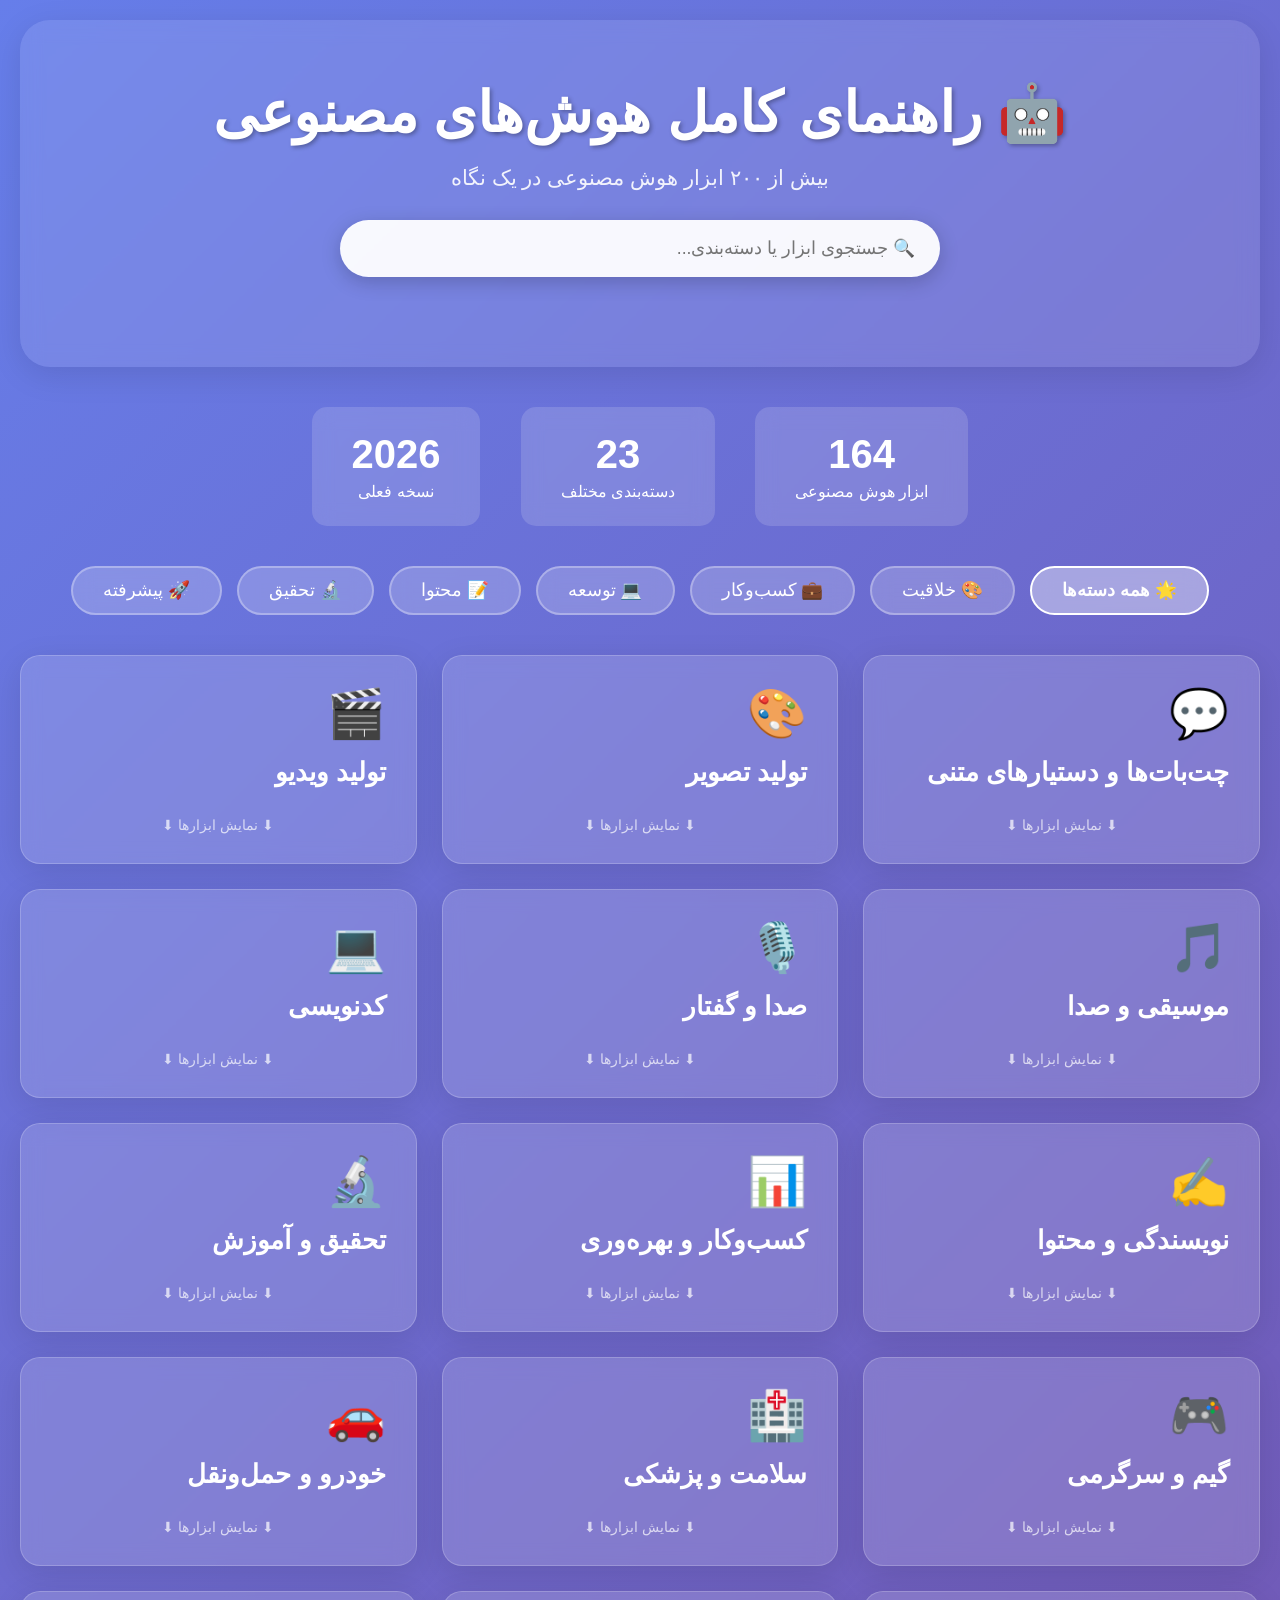
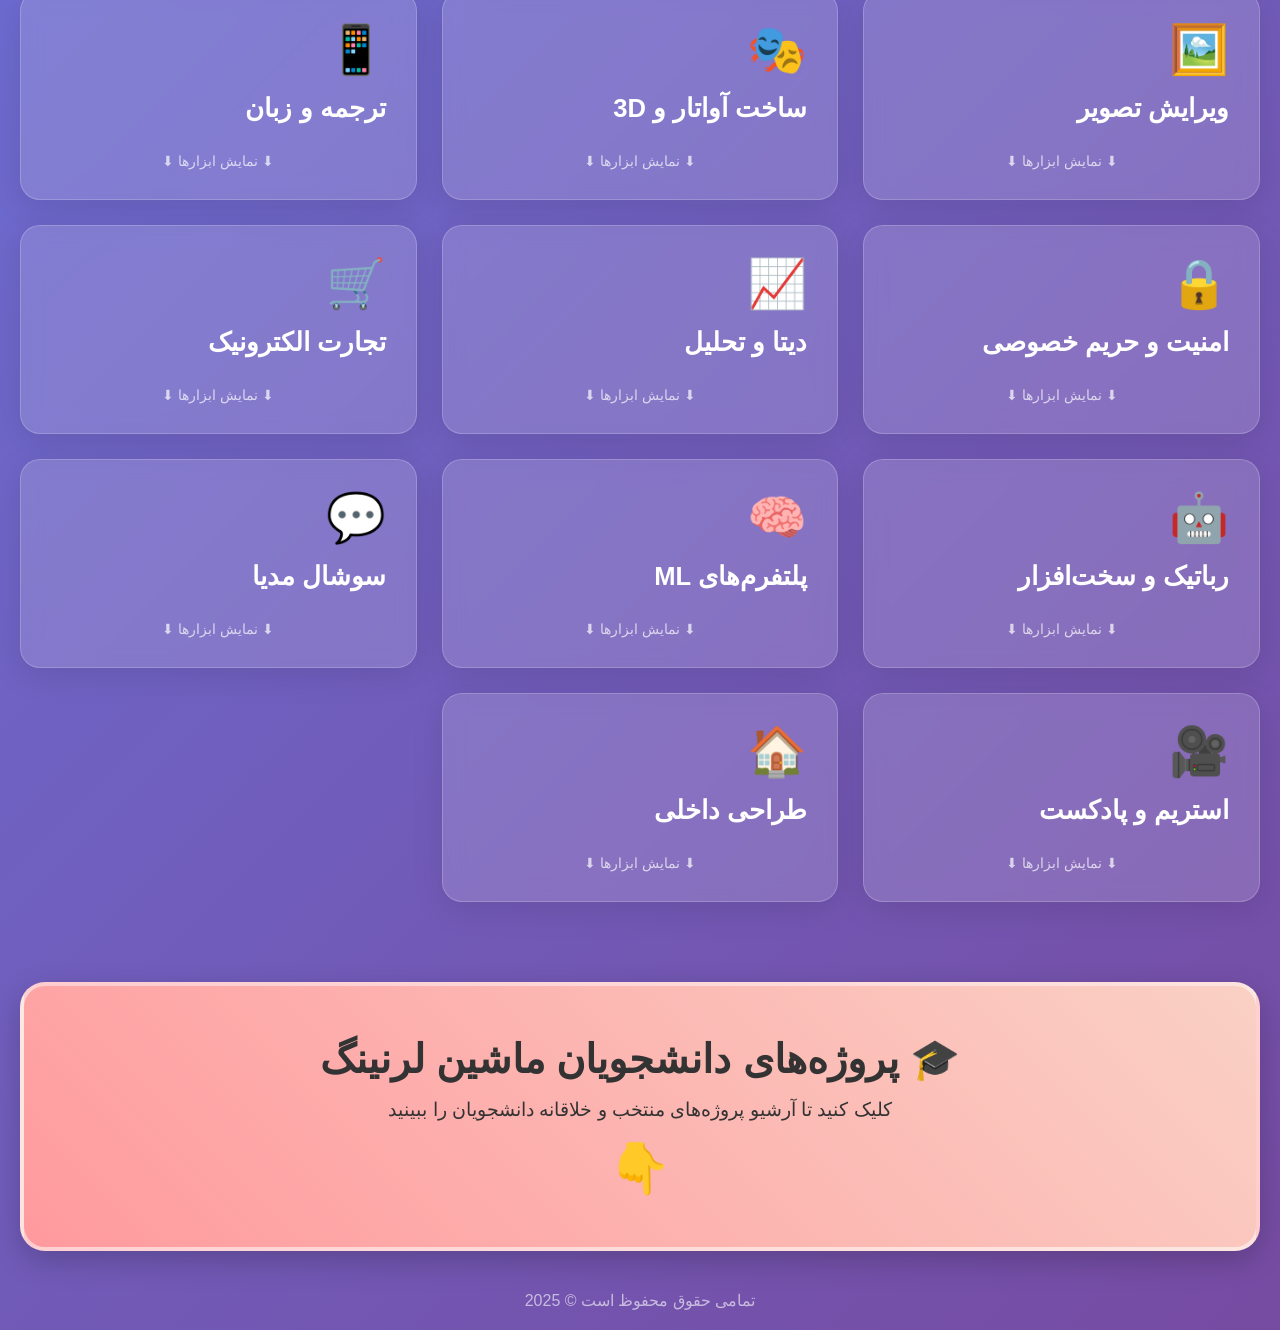
<file: index.html>
<!DOCTYPE html>
<html lang="fa" dir="rtl">
<head>
    <meta charset="UTF-8">
    <meta name="viewport" content="width=device-width, initial-scale=1.0">
    <title>🤖 راهنمای کامل هوش‌های مصنوعی</title>
        <link rel="stylesheet" href="assets/css/styles.css">
</head>
<body>
    <div class="container">
        
        <!-- =========================================
             صفحه اصلی: ابزارهای هوش مصنوعی
             ========================================= -->
        <div id="mainPage">
            <header>
                <h1>🤖 راهنمای کامل هوش‌های مصنوعی</h1>
                <p class="subtitle">بیش از ۲۰۰ ابزار هوش مصنوعی در یک نگاه</p>
                <div class="search-box">
                    <input type="text" id="searchInput" placeholder="🔍 جستجوی ابزار یا دسته‌بندی...">
                </div>
            </header>

            <div class="stats">
                <div class="stat-box"><span id="toolCount" class="stat-number">0</span><span>ابزار هوش مصنوعی</span></div>
                <div class="stat-box"><span id="categoryCount" class="stat-number">0</span><span>دسته‌بندی مختلف</span></div>
                <div class="stat-box"><span id="currentYear" class="stat-number">0</span><span>نسخه فعلی</span></div>
            </div>

            <div class="filter-tabs">
                <button class="filter-btn active" data-filter="all">🌟 همه دسته‌ها</button>
                <button class="filter-btn" data-filter="creative">🎨 خلاقیت</button>
                <button class="filter-btn" data-filter="business">💼 کسب‌وکار</button>
                <button class="filter-btn" data-filter="development">💻 توسعه</button>
                <button class="filter-btn" data-filter="content">📝 محتوا</button>
                <button class="filter-btn" data-filter="research">🔬 تحقیق</button>
                <button class="filter-btn" data-filter="advanced">🚀 پیشرفته</button>
            </div>

            <!-- لیست دسته‌بندی‌ها اینجا پر می‌شود -->
            <div class="categories" id="categoriesContainer"></div>

            <!-- بنر بزرگ برای رفتن به صفحه پروژه‌ها -->
            <div class="student-projects-banner" onclick="showProjectsPage()">
                <h2>🎓 پروژه‌های دانشجویان ماشین لرنینگ</h2>
                <p>کلیک کنید تا آرشیو پروژه‌های منتخب و خلاقانه دانشجویان را ببینید</p>
                <p style="font-size: 3em; margin-top: 20px;">👇</p>
            </div>
            
            <footer style="text-align: center; margin-top: 40px; opacity: 0.6;">
                تمامی حقوق محفوظ است © 2025
            </footer>
        </div>

        <!-- =========================================
             صفحه دوم: پروژه‌های دانشجویی (بدون فرم آپلود)
             ========================================= -->
        <div id="projectsPage">
            <button class="back-btn" onclick="showMainPage()">🔙 بازگشت به لیست هوش مصنوعی</button>
            
            <header style="margin-bottom: 20px; padding: 40px 20px;">
                <h1>🎓 پروژه‌های ماشین لرنینگ</h1>
                <p class="subtitle">آرشیو پروژه‌های منتخب دانشجویان</p>
                <div class="search-box">
                    <input id="projectSearch" placeholder="🔍 جستجوی نام پروژه یا دانشجو..." />
                </div>
            </header>

            <!-- فرم ثبت پروژه حذف شد تا فقط ادمین بتواند از طریق سورس کد پروژه اضافه کند -->

            <!-- لیست پروژه‌ها اینجا پر می‌شود -->
            <div id="projectGrid" class="project-grid"></div>

            <footer style="text-align: center; margin-top: 40px; opacity: 0.6;">
                تمامی حقوق محفوظ است © 2025
            </footer>
        </div>

    </div>

        <script src="assets/js/data.js"></script>
    <script src="assets/js/app.js"></script>
</body>
</html>
</file>
<file: assets/css/styles.css>
/* ===========================
           بخش استایل‌ها (CSS)
           =========================== */
        * { margin: 0; padding: 0; box-sizing: border-box; }
        
        body {
            font-family: 'Segoe UI', Tahoma, Geneva, Verdana, sans-serif;
            background: linear-gradient(135deg, #667eea 0%, #764ba2 100%);
            color: #fff;
            overflow-x: hidden;
            min-height: 100vh;
        }

        .container { max-width: 1400px; margin: 0 auto; padding: 20px; }
        
        /* --- هدر و جستجو --- */
        header {
            text-align: center; padding: 60px 20px;
            background: rgba(255, 255, 255, 0.1); backdrop-filter: blur(10px);
            border-radius: 30px; margin-bottom: 40px;
            box-shadow: 0 8px 32px rgba(0, 0, 0, 0.1);
        }
        h1 { font-size: 3.5em; margin-bottom: 20px; text-shadow: 2px 2px 4px rgba(0, 0, 0, 0.3); animation: fadeInDown 1s ease; }
        .subtitle { font-size: 1.3em; opacity: 0.9; animation: fadeInUp 1s ease 0.3s backwards; }
        
        .search-box { margin: 30px auto; max-width: 600px; animation: fadeIn 1s ease 0.6s backwards; }
        .search-box input {
            width: 100%; padding: 18px 25px; border: none; border-radius: 50px;
            font-size: 1.1em; background: rgba(255, 255, 255, 0.95); color: #333;
            box-shadow: 0 5px 20px rgba(0, 0, 0, 0.2); transition: all 0.3s ease;
        }
        .search-box input:focus { outline: none; transform: scale(1.02); box-shadow: 0 8px 30px rgba(0, 0, 0, 0.3); }

        /* --- آمار و فیلترها --- */
        .stats { display: flex; justify-content: center; gap: 40px; margin: 40px 0; flex-wrap: wrap; }
        .stat-box { background: rgba(255, 255, 255, 0.15); backdrop-filter: blur(10px); padding: 25px 40px; border-radius: 15px; text-align: center; animation: fadeIn 1s ease; }
        .stat-number { font-size: 2.5em; font-weight: bold; display: block; margin-bottom: 5px; }

        .filter-tabs { display: flex; justify-content: center; gap: 15px; margin: 40px 0; flex-wrap: wrap; }
        .filter-btn {
            padding: 12px 30px; background: rgba(255, 255, 255, 0.2); border: 2px solid rgba(255, 255, 255, 0.3);
            border-radius: 50px; color: #fff; font-size: 1.1em; cursor: pointer; transition: all 0.3s ease; backdrop-filter: blur(10px);
        }
        .filter-btn:hover { background: rgba(255, 255, 255, 0.3); transform: translateY(-3px); }
        .filter-btn.active { background: rgba(255, 255, 255, 0.4); border-color: #fff; font-weight: bold; }

        /* --- کارت‌های ابزار AI --- */
        .categories { display: grid; grid-template-columns: repeat(auto-fill, minmax(350px, 1fr)); gap: 25px; margin-top: 40px; }
        .category-card {
            background: rgba(255, 255, 255, 0.15); backdrop-filter: blur(10px); border-radius: 20px; padding: 30px;
            box-shadow: 0 8px 32px rgba(0, 0, 0, 0.1); transition: all 0.4s ease; cursor: pointer;
            border: 1px solid rgba(255, 255, 255, 0.2); animation: fadeInUp 0.8s ease backwards;
        }
        .category-card:hover { transform: translateY(-10px) scale(1.02); background: rgba(255, 255, 255, 0.25); }
        .category-icon { font-size: 3em; margin-bottom: 15px; display: block; }
        .category-title { font-size: 1.6em; margin-bottom: 15px; font-weight: bold; }
        .tools-list { max-height: 0; overflow: hidden; transition: max-height 0.5s ease; }
        .category-card.active .tools-list { max-height: 2000px; }
        
        .tool-item {
            display: block; text-decoration: none; color: inherit; background: rgba(255, 255, 255, 0.1);
            padding: 15px; margin: 10px 0; border-radius: 12px; transition: all 0.3s ease; border-right: 4px solid transparent; cursor: pointer;
        }
        .tool-item:hover { background: rgba(255, 255, 255, 0.2); transform: translateX(-5px); border-right-color: #fff; }
        .tool-name { font-weight: bold; font-size: 1.1em; margin-bottom: 5px; }
        .tool-desc { font-size: 0.95em; opacity: 0.85; line-height: 1.5; }
        .expand-btn { text-align: center; margin-top: 15px; opacity: 0.7; font-size: 0.9em; }

        /* --- استایل بنر لینک به صفحه پروژه‌ها --- */
        .student-projects-banner {
            margin-top: 80px;
            margin-bottom: 40px;
            background: linear-gradient(45deg, #ff9a9e 0%, #fad0c4 99%, #fad0c4 100%);
            padding: 50px;
            border-radius: 25px;
            text-align: center;
            cursor: pointer;
            transition: transform 0.3s, box-shadow 0.3s;
            color: #333;
            box-shadow: 0 10px 30px rgba(0,0,0,0.2);
            animation: fadeInUp 1s ease 1s backwards;
            border: 4px solid rgba(255,255,255,0.5);
        }
        .student-projects-banner:hover { transform: scale(1.02); box-shadow: 0 15px 40px rgba(255, 154, 158, 0.4); }
        .student-projects-banner h2 { font-size: 2.5em; margin-bottom: 15px; }
        .student-projects-banner p { font-size: 1.2em; }

        /* --- استایل‌های صفحه داخلی پروژه‌ها --- */
        #projectsPage { display: none; animation: fadeIn 0.5s ease; }
        
        .back-btn {
            background: rgba(255,255,255,0.2); border: 2px solid rgba(255,255,255,0.3); padding: 12px 25px; border-radius: 50px;
            color: white; cursor: pointer; margin-bottom: 20px; display: inline-block; font-size: 1.1em;
            transition: all 0.3s;
        }
        .back-btn:hover { background: rgba(255,255,255,0.4); padding-right: 35px; }
        
        .project-grid {
            display: grid; grid-template-columns: repeat(auto-fill, minmax(300px, 1fr)); gap: 20px; margin-top: 30px;
        }
        .project-card {
            background: rgba(255, 255, 255, 0.95); color: #333; padding: 25px; border-radius: 15px;
            cursor: pointer; transition: transform 0.3s; position: relative; overflow: hidden;
            box-shadow: 0 5px 15px rgba(0,0,0,0.2);
            border-bottom: 5px solid #667eea;
        }
        .project-card:hover { transform: translateY(-7px); }
        .logo-placeholder { font-size: 3em; margin-bottom: 15px; text-align: center;}
        .student-author { display: block; margin: 10px 0; color: #555; font-size: 0.95em; background: #f0f0f0; padding: 5px 10px; border-radius: 8px; width: fit-content;}
        .tags { margin-top: 15px; display: flex; flex-wrap: wrap; gap: 5px; }
        .tag { background: #667eea; color: white; padding: 4px 10px; border-radius: 15px; font-size: 0.8em; }

        @keyframes fadeInDown { from { opacity: 0; transform: translateY(-30px); } to { opacity: 1; transform: translateY(0); } }
        @keyframes fadeInUp { from { opacity: 0; transform: translateY(30px); } to { opacity: 1; transform: translateY(0); } }
        @keyframes fadeIn { from { opacity: 0; } to { opacity: 1; } }
        @media (max-width: 768px) {
            h1 { font-size: 2.2em; }
            .categories, .project-grid { grid-template-columns: 1fr; }
        }
</file>
